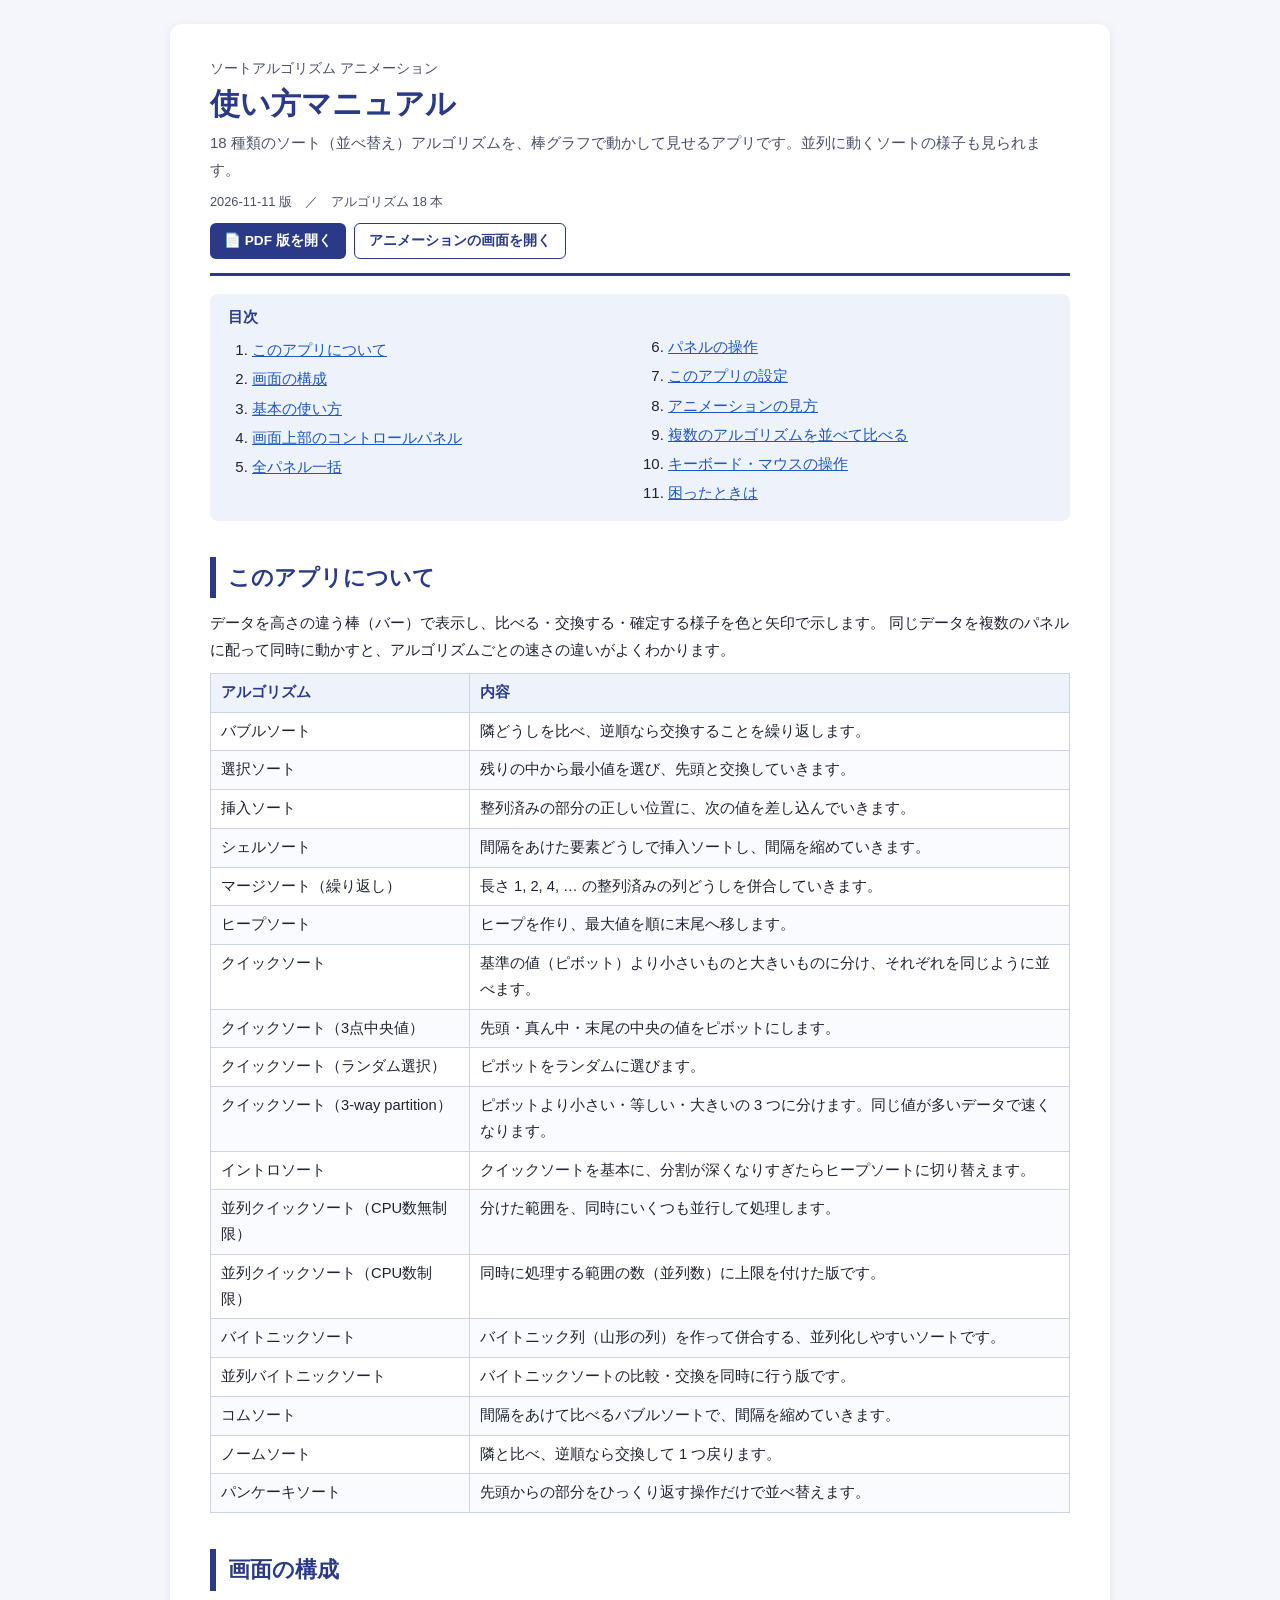
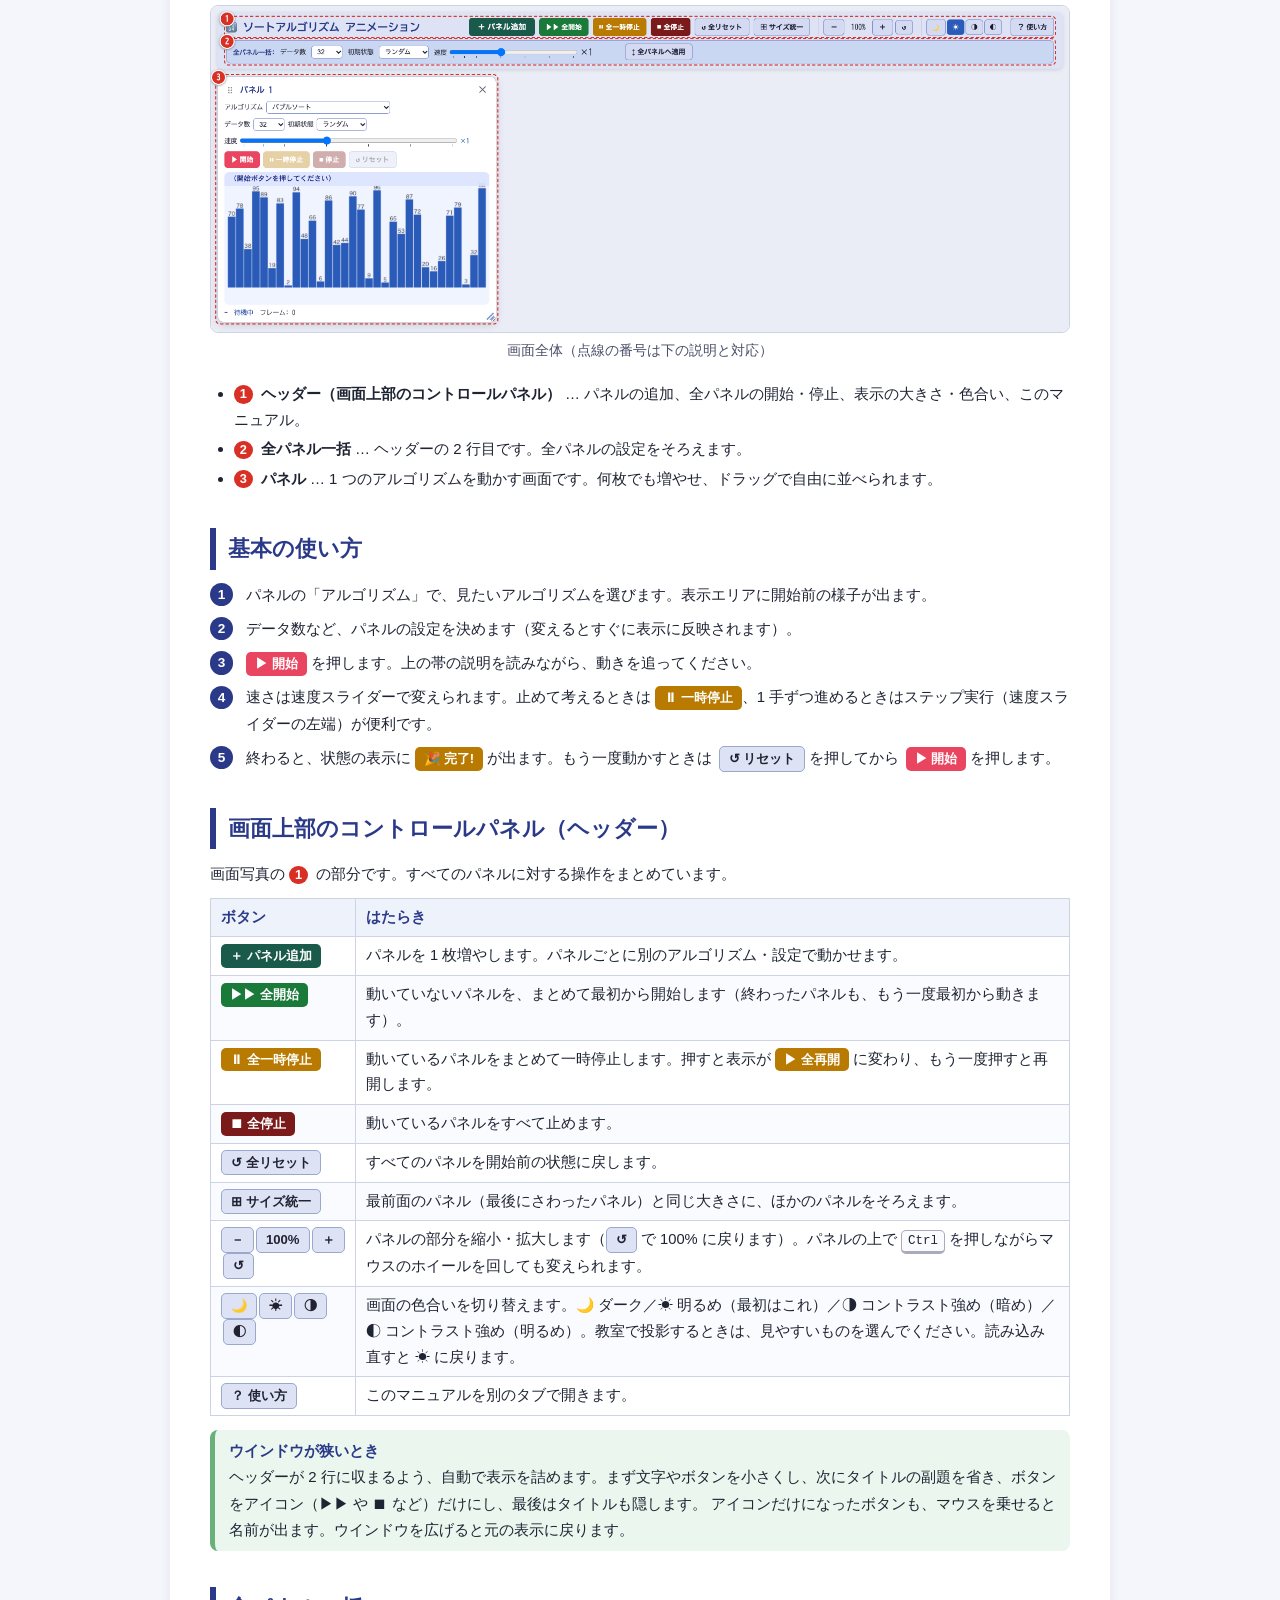
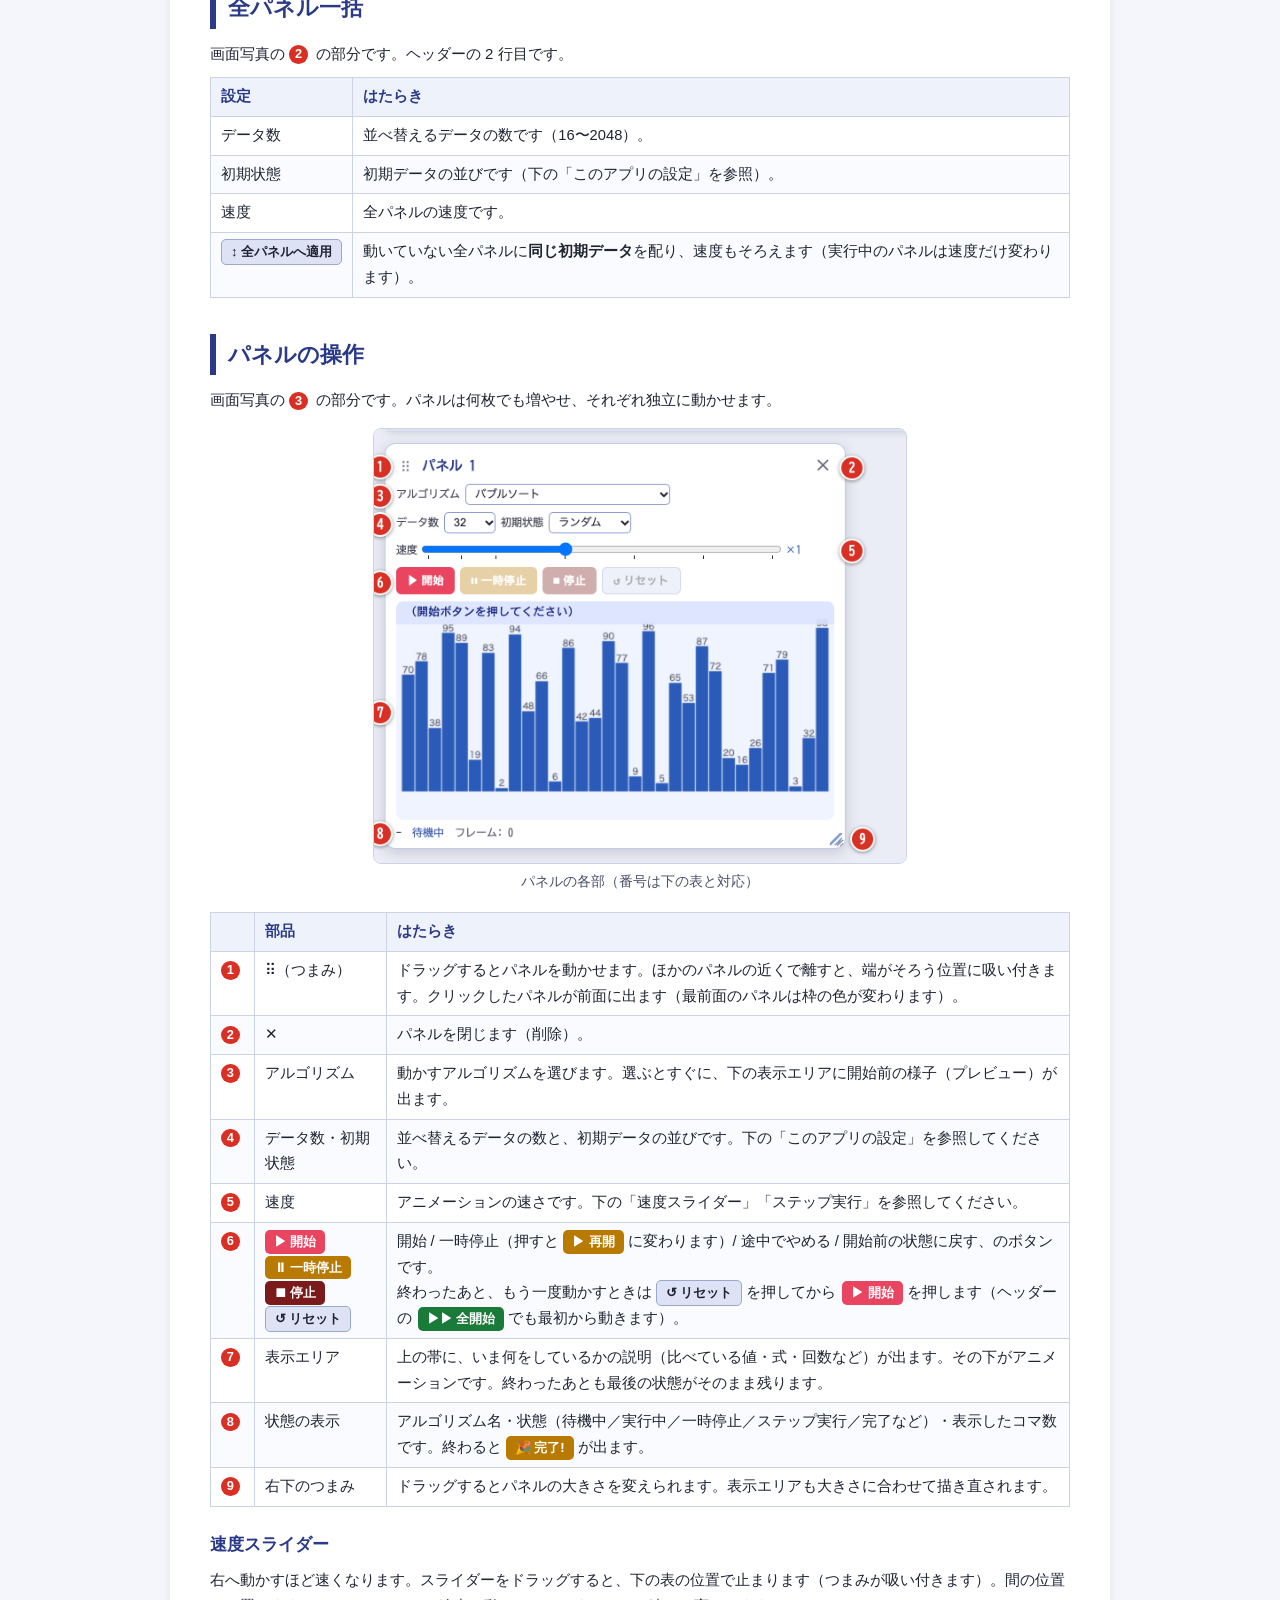
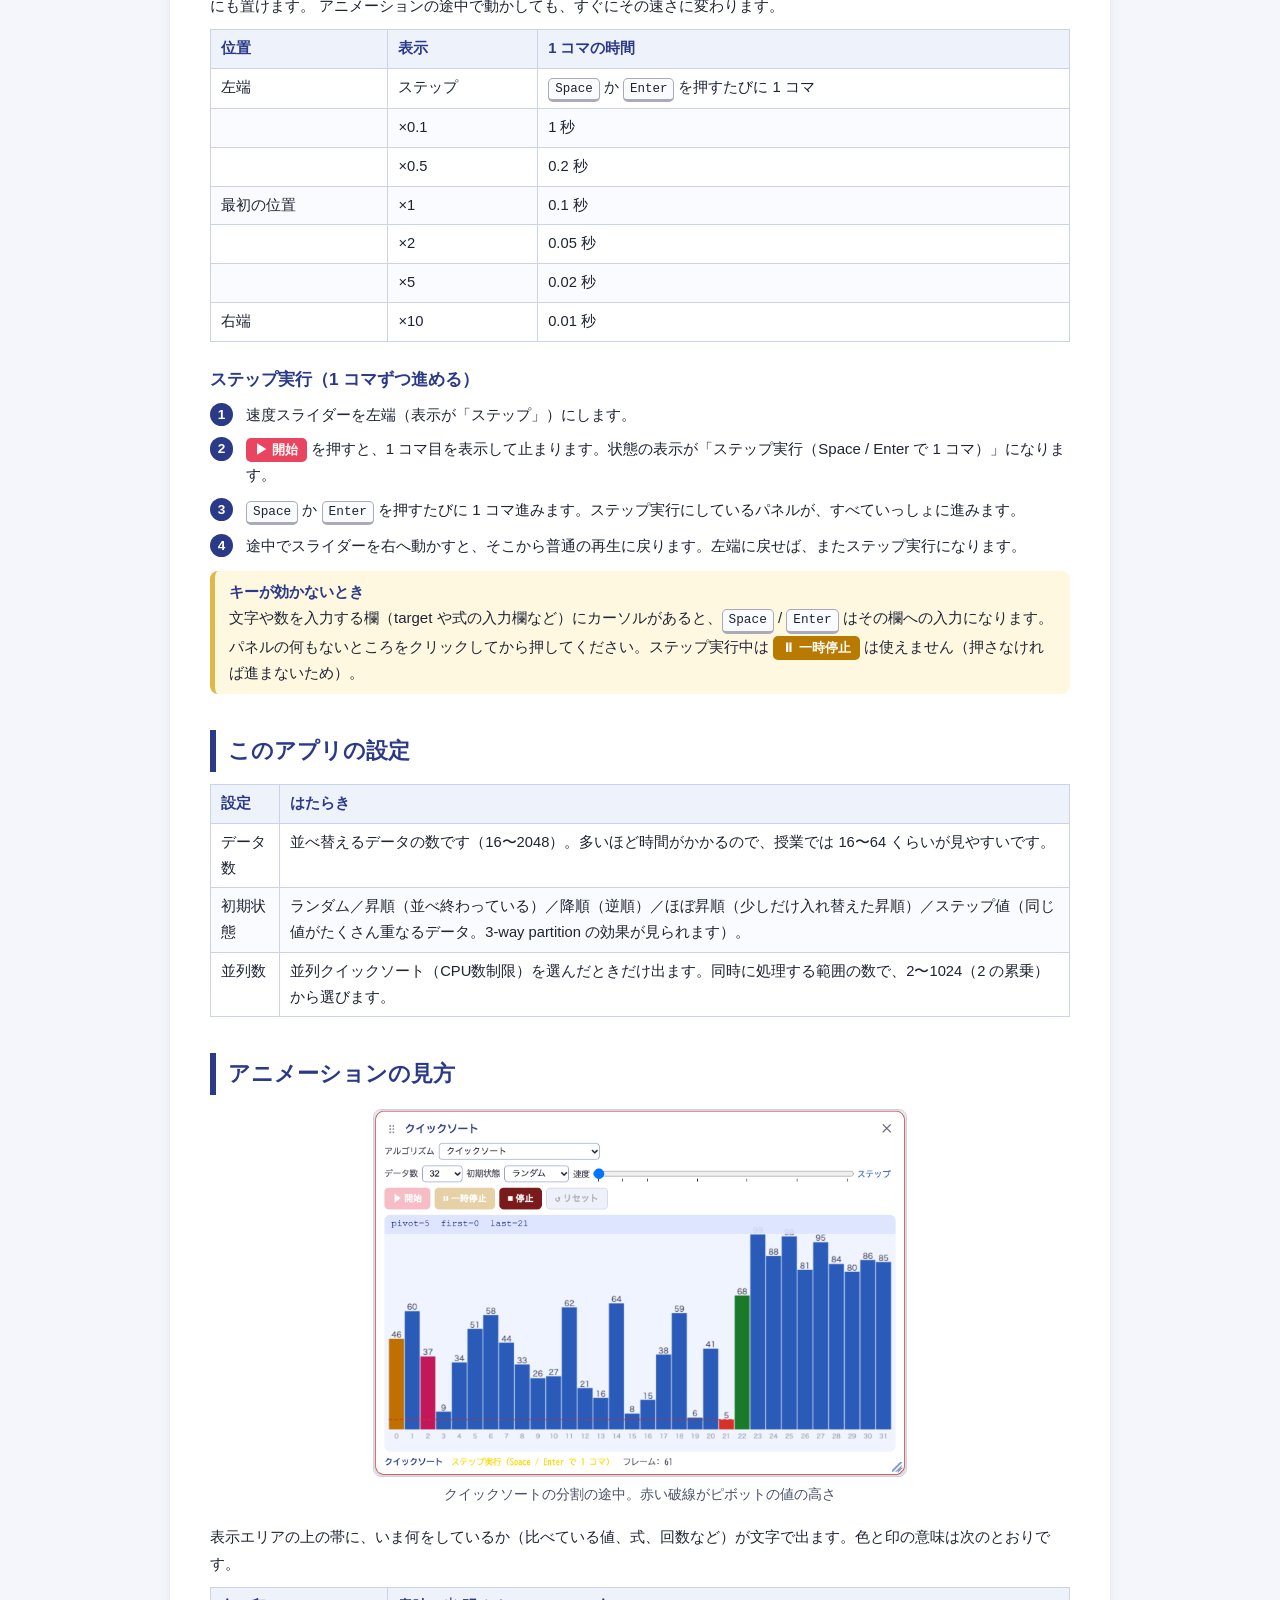
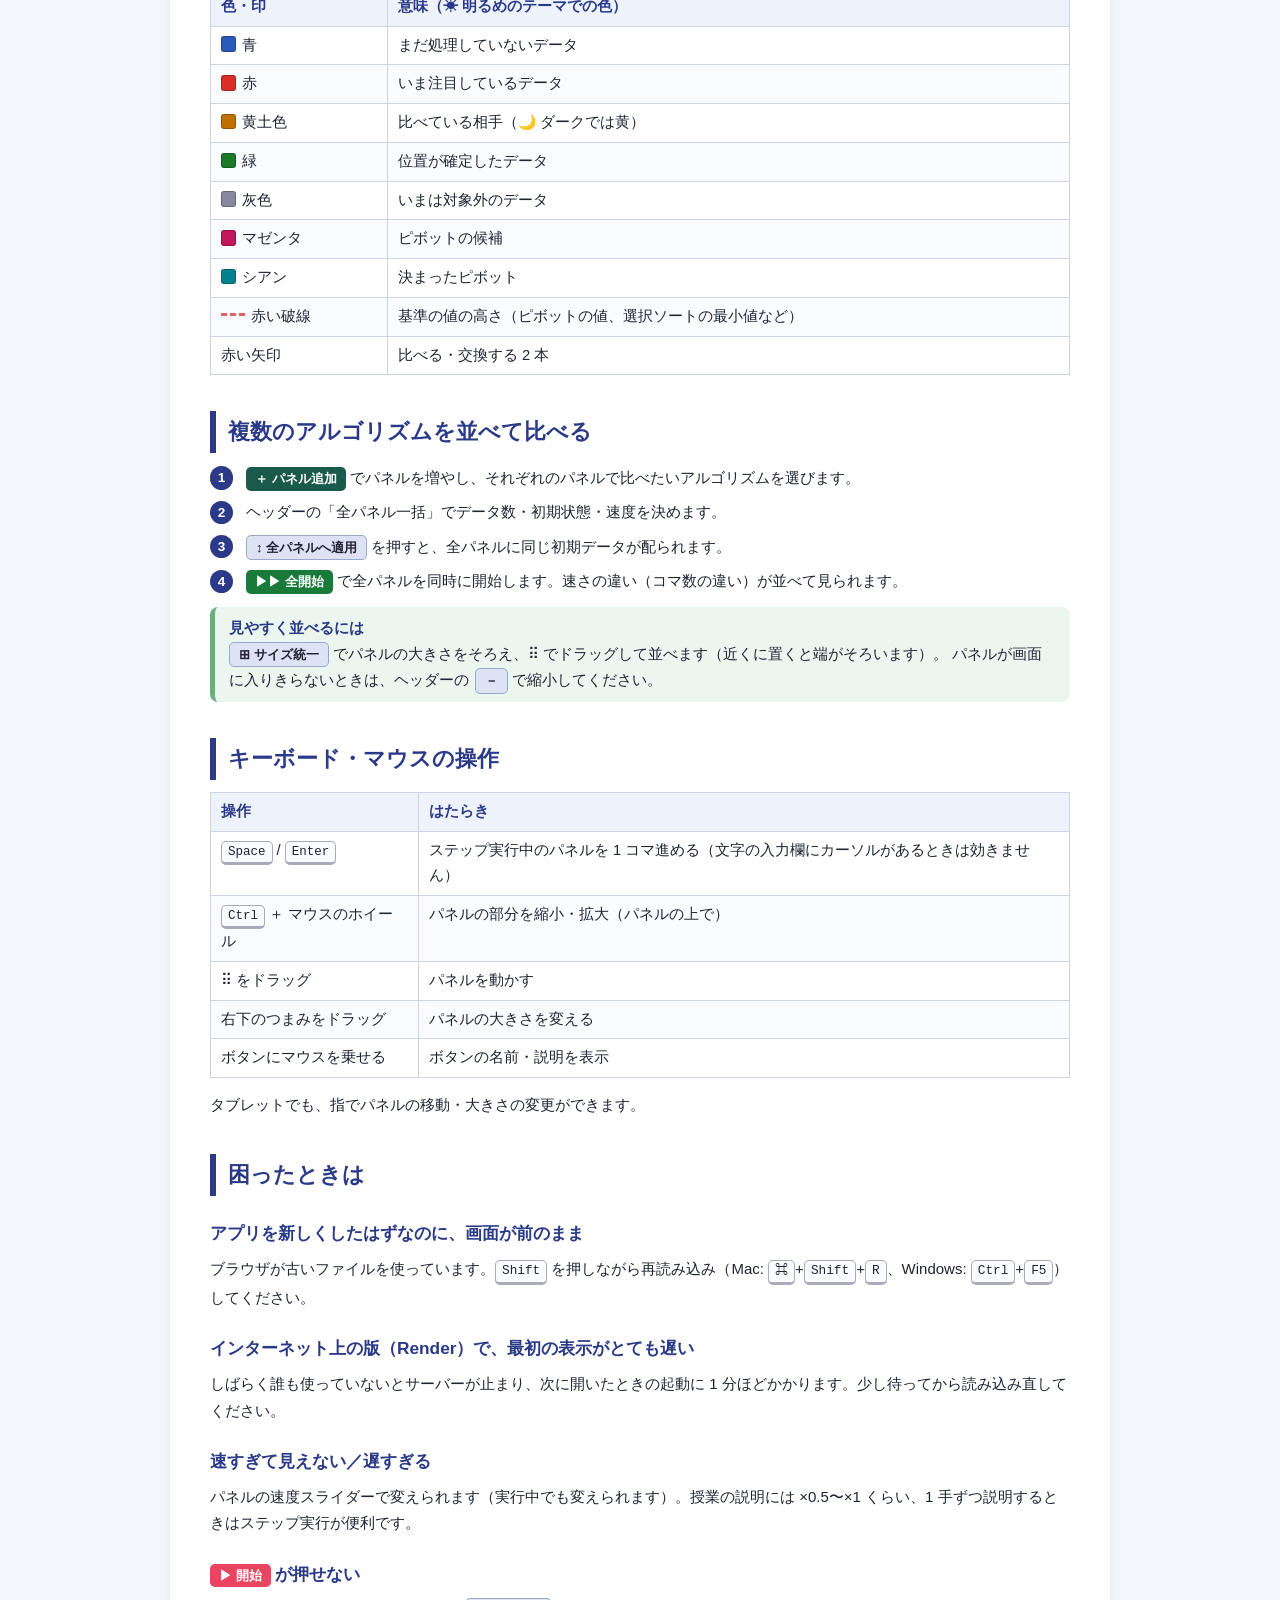
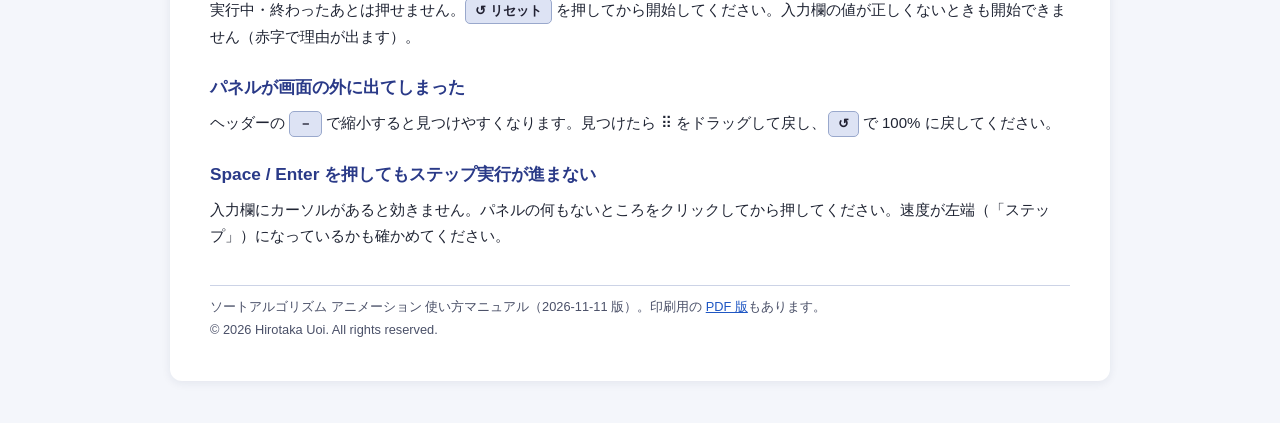
<file: static/manual.html>
<!DOCTYPE html>
<html lang="ja">
<head>
  <meta charset="UTF-8">
  <meta name="viewport" content="width=device-width, initial-scale=1.0">
  <title>使い方マニュアル – ソートアルゴリズム アニメーション</title>
  <link rel="stylesheet" href="/static/css/manual.css?v=1">
</head>
<body>
<div class="page">

<div class="cover">
  <p class="app">ソートアルゴリズム アニメーション</p>
  <h1>使い方マニュアル</h1>
  <p class="lead">18 種類のソート（並べ替え）アルゴリズムを、棒グラフで動かして見せるアプリです。並列に動くソートの様子も見られます。</p>
  <p class="meta">2026-11-11 版　／　アルゴリズム 18 本</p>
  <div class="links">
    <a href="/static/manual.pdf?v=1" target="_blank" rel="noopener">📄 PDF 版を開く</a>
    <a class="sub" href="/" target="_blank" rel="noopener">アニメーションの画面を開く</a>
  </div>
</div>

<nav class="toc"><b>目次</b><ol><li><a href="#about">このアプリについて</a></li><li><a href="#screen">画面の構成</a></li><li><a href="#basic">基本の使い方</a></li><li><a href="#header">画面上部のコントロールパネル</a></li><li><a href="#global">全パネル一括</a></li><li><a href="#panel">パネルの操作</a></li><li><a href="#settings">このアプリの設定</a></li><li><a href="#legend">アニメーションの見方</a></li><li><a href="#compare">複数のアルゴリズムを並べて比べる</a></li><li><a href="#keys">キーボード・マウスの操作</a></li><li><a href="#trouble">困ったときは</a></li></ol></nav>

<h2 id="about">このアプリについて</h2>
<p>データを高さの違う棒（バー）で表示し、比べる・交換する・確定する様子を色と矢印で示します。
同じデータを複数のパネルに配って同時に動かすと、アルゴリズムごとの速さの違いがよくわかります。</p>
<table><thead><tr><th>アルゴリズム</th><th>内容</th></tr></thead><tbody><tr><td>バブルソート</td><td>隣どうしを比べ、逆順なら交換することを繰り返します。</td></tr><tr><td>選択ソート</td><td>残りの中から最小値を選び、先頭と交換していきます。</td></tr><tr><td>挿入ソート</td><td>整列済みの部分の正しい位置に、次の値を差し込んでいきます。</td></tr><tr><td>シェルソート</td><td>間隔をあけた要素どうしで挿入ソートし、間隔を縮めていきます。</td></tr><tr><td>マージソート（繰り返し）</td><td>長さ 1, 2, 4, … の整列済みの列どうしを併合していきます。</td></tr><tr><td>ヒープソート</td><td>ヒープを作り、最大値を順に末尾へ移します。</td></tr><tr><td>クイックソート</td><td>基準の値（ピボット）より小さいものと大きいものに分け、それぞれを同じように並べます。</td></tr><tr><td>クイックソート（3点中央値）</td><td>先頭・真ん中・末尾の中央の値をピボットにします。</td></tr><tr><td>クイックソート（ランダム選択）</td><td>ピボットをランダムに選びます。</td></tr><tr><td>クイックソート（3-way partition）</td><td>ピボットより小さい・等しい・大きいの 3 つに分けます。同じ値が多いデータで速くなります。</td></tr><tr><td>イントロソート</td><td>クイックソートを基本に、分割が深くなりすぎたらヒープソートに切り替えます。</td></tr><tr><td>並列クイックソート（CPU数無制限）</td><td>分けた範囲を、同時にいくつも並行して処理します。</td></tr><tr><td>並列クイックソート（CPU数制限）</td><td>同時に処理する範囲の数（並列数）に上限を付けた版です。</td></tr><tr><td>バイトニックソート</td><td>バイトニック列（山形の列）を作って併合する、並列化しやすいソートです。</td></tr><tr><td>並列バイトニックソート</td><td>バイトニックソートの比較・交換を同時に行う版です。</td></tr><tr><td>コムソート</td><td>間隔をあけて比べるバブルソートで、間隔を縮めていきます。</td></tr><tr><td>ノームソート</td><td>隣と比べ、逆順なら交換して 1 つ戻ります。</td></tr><tr><td>パンケーキソート</td><td>先頭からの部分をひっくり返す操作だけで並べ替えます。</td></tr></tbody></table>

<h2 id="screen">画面の構成</h2>
<figure><img src="/static/manual/screen.png?v=1" alt="画面全体（点線の番号は下の説明と対応）" loading="eager"><figcaption>画面全体（点線の番号は下の説明と対応）</figcaption></figure>
<ul>
<li><span class="no">1</span> <b>ヘッダー（画面上部のコントロールパネル）</b> … パネルの追加、全パネルの開始・停止、表示の大きさ・色合い、このマニュアル。</li>
<li><span class="no">2</span> <b>全パネル一括</b> … ヘッダーの 2 行目です。全パネルの設定をそろえます。</li>
<li><span class="no">3</span> <b>パネル</b> … 1 つのアルゴリズムを動かす画面です。何枚でも増やせ、ドラッグで自由に並べられます。</li>
</ul>

<h2 id="basic">基本の使い方</h2>
<ol class="steps">
<li>パネルの「アルゴリズム」で、見たいアルゴリズムを選びます。表示エリアに開始前の様子が出ます。</li>
<li>データ数など、パネルの設定を決めます（変えるとすぐに表示に反映されます）。</li>
<li><span class="k primary">▶ 開始</span> を押します。上の帯の説明を読みながら、動きを追ってください。</li>
<li>速さは速度スライダーで変えられます。止めて考えるときは <span class="k warning">⏸ 一時停止</span>、1 手ずつ進めるときはステップ実行（速度スライダーの左端）が便利です。</li>
<li>終わると、状態の表示に <span class="k warning">🎉 完了!</span> が出ます。もう一度動かすときは <span class="k sec">↺ リセット</span> を押してから <span class="k primary">▶ 開始</span> を押します。</li>
</ol>


<h2 id="header">画面上部のコントロールパネル（ヘッダー）</h2>
<p>画面写真の <span class="no">1</span> の部分です。すべてのパネルに対する操作をまとめています。</p>
<table><thead><tr><th>ボタン</th><th>はたらき</th></tr></thead><tbody><tr><td><span class="k add">＋ パネル追加</span></td><td>パネルを 1 枚増やします。パネルごとに別のアルゴリズム・設定で動かせます。</td></tr><tr><td><span class="k success">▶▶ 全開始</span></td><td>動いていないパネルを、まとめて最初から開始します（終わったパネルも、もう一度最初から動きます）。</td></tr><tr><td><span class="k warning">⏸ 全一時停止</span></td><td>動いているパネルをまとめて一時停止します。押すと表示が <span class="k warning">▶ 全再開</span> に変わり、もう一度押すと再開します。</td></tr><tr><td><span class="k danger">⏹ 全停止</span></td><td>動いているパネルをすべて止めます。</td></tr><tr><td><span class="k sec">↺ 全リセット</span></td><td>すべてのパネルを開始前の状態に戻します。</td></tr><tr><td><span class="k sec">⊞ サイズ統一</span></td><td>最前面のパネル（最後にさわったパネル）と同じ大きさに、ほかのパネルをそろえます。</td></tr><tr><td><span class="k sec">－</span><span class="k sec">100%</span><span class="k sec">＋</span><span class="k sec">↺</span></td><td>パネルの部分を縮小・拡大します（<span class="k sec">↺</span> で 100% に戻ります）。パネルの上で <kbd>Ctrl</kbd> を押しながらマウスのホイールを回しても変えられます。</td></tr><tr><td><span class="k sec">🌙</span><span class="k sec">☀</span><span class="k sec">◑</span><span class="k sec">◐</span></td><td>画面の色合いを切り替えます。🌙 ダーク／☀ 明るめ（最初はこれ）／◑ コントラスト強め（暗め）／◐ コントラスト強め（明るめ）。教室で投影するときは、見やすいものを選んでください。読み込み直すと ☀ に戻ります。</td></tr><tr><td><span class="k sec">？ 使い方</span></td><td>このマニュアルを別のタブで開きます。</td></tr></tbody></table>
<div class="tip"><b>ウインドウが狭いとき</b><br>
ヘッダーが 2 行に収まるよう、自動で表示を詰めます。まず文字やボタンを小さくし、次にタイトルの副題を省き、ボタンをアイコン（▶▶ や ⏹ など）だけにし、最後はタイトルも隠します。
アイコンだけになったボタンも、マウスを乗せると名前が出ます。ウインドウを広げると元の表示に戻ります。</div>


<h2 id="global">全パネル一括</h2>
<p>画面写真の <span class="no">2</span> の部分です。ヘッダーの 2 行目です。</p>
<table><thead><tr><th>設定</th><th>はたらき</th></tr></thead><tbody><tr><td>データ数</td><td>並べ替えるデータの数です（16〜2048）。</td></tr><tr><td>初期状態</td><td>初期データの並びです（下の「このアプリの設定」を参照）。</td></tr><tr><td>速度</td><td>全パネルの速度です。</td></tr><tr><td><span class="k sec">↕ 全パネルへ適用</span></td><td>動いていない全パネルに<strong>同じ初期データ</strong>を配り、速度もそろえます（実行中のパネルは速度だけ変わります）。</td></tr></tbody></table>


<h2 id="panel">パネルの操作</h2>
<p>画面写真の <span class="no">3</span> の部分です。パネルは何枚でも増やせ、それぞれ独立に動かせます。</p>
<figure class="half"><img src="/static/manual/panel.png?v=1" alt="パネルの各部（番号は下の表と対応）" loading="eager"><figcaption>パネルの各部（番号は下の表と対応）</figcaption></figure>
<table><thead><tr><th></th><th>部品</th><th>はたらき</th></tr></thead><tbody><tr><td><span class="no">1</span></td><td>⠿（つまみ）</td><td>ドラッグするとパネルを動かせます。ほかのパネルの近くで離すと、端がそろう位置に吸い付きます。クリックしたパネルが前面に出ます（最前面のパネルは枠の色が変わります）。</td></tr><tr><td><span class="no">2</span></td><td>✕</td><td>パネルを閉じます（削除）。</td></tr><tr><td><span class="no">3</span></td><td>アルゴリズム</td><td>動かすアルゴリズムを選びます。選ぶとすぐに、下の表示エリアに開始前の様子（プレビュー）が出ます。</td></tr><tr><td><span class="no">4</span></td><td>データ数・初期状態</td><td>並べ替えるデータの数と、初期データの並びです。下の「このアプリの設定」を参照してください。</td></tr><tr><td><span class="no">5</span></td><td>速度</td><td>アニメーションの速さです。下の「速度スライダー」「ステップ実行」を参照してください。</td></tr><tr><td><span class="no">6</span></td><td><span class="k primary">▶ 開始</span><br><span class="k warning">⏸ 一時停止</span><br><span class="k danger">⏹ 停止</span><br><span class="k sec">↺ リセット</span></td><td>開始 / 一時停止（押すと <span class="k warning">▶ 再開</span> に変わります）/ 途中でやめる / 開始前の状態に戻す、のボタンです。<br>終わったあと、もう一度動かすときは <span class="k sec">↺ リセット</span> を押してから <span class="k primary">▶ 開始</span> を押します（ヘッダーの <span class="k success">▶▶ 全開始</span> でも最初から動きます）。</td></tr><tr><td><span class="no">7</span></td><td>表示エリア</td><td>上の帯に、いま何をしているかの説明（比べている値・式・回数など）が出ます。その下がアニメーションです。終わったあとも最後の状態がそのまま残ります。</td></tr><tr><td><span class="no">8</span></td><td>状態の表示</td><td>アルゴリズム名・状態（待機中／実行中／一時停止／ステップ実行／完了など）・表示したコマ数です。終わると <span class="k warning">🎉 完了!</span> が出ます。</td></tr><tr><td><span class="no">9</span></td><td>右下のつまみ</td><td>ドラッグするとパネルの大きさを変えられます。表示エリアも大きさに合わせて描き直されます。</td></tr></tbody></table>

<h3 id="speed">速度スライダー</h3>
<p>右へ動かすほど速くなります。スライダーをドラッグすると、下の表の位置で止まります（つまみが吸い付きます）。間の位置にも置けます。
アニメーションの途中で動かしても、すぐにその速さに変わります。</p>
<table><thead><tr><th>位置</th><th>表示</th><th>1 コマの時間</th></tr></thead><tbody><tr><td>左端</td><td>ステップ</td><td><kbd>Space</kbd> か <kbd>Enter</kbd> を押すたびに 1 コマ</td></tr><tr><td></td><td>×0.1</td><td>1 秒</td></tr><tr><td></td><td>×0.5</td><td>0.2 秒</td></tr><tr><td>最初の位置</td><td>×1</td><td>0.1 秒</td></tr><tr><td></td><td>×2</td><td>0.05 秒</td></tr><tr><td></td><td>×5</td><td>0.02 秒</td></tr><tr><td>右端</td><td>×10</td><td>0.01 秒</td></tr></tbody></table>
<h3 id="step">ステップ実行（1 コマずつ進める）</h3>
<ol class="steps">
<li>速度スライダーを左端（表示が「ステップ」）にします。</li>
<li><span class="k primary">▶ 開始</span> を押すと、1 コマ目を表示して止まります。状態の表示が「ステップ実行（Space / Enter で 1 コマ）」になります。</li>
<li><kbd>Space</kbd> か <kbd>Enter</kbd> を押すたびに 1 コマ進みます。ステップ実行にしているパネルが、すべていっしょに進みます。</li>
<li>途中でスライダーを右へ動かすと、そこから普通の再生に戻ります。左端に戻せば、またステップ実行になります。</li>
</ol>
<div class="note"><b>キーが効かないとき</b><br>
文字や数を入力する欄（target や式の入力欄など）にカーソルがあると、<kbd>Space</kbd> / <kbd>Enter</kbd> はその欄への入力になります。
パネルの何もないところをクリックしてから押してください。ステップ実行中は <span class="k warning">⏸ 一時停止</span> は使えません（押さなければ進まないため）。</div>




<h2 id="settings">このアプリの設定</h2>
<table><thead><tr><th>設定</th><th>はたらき</th></tr></thead><tbody><tr><td>データ数</td><td>並べ替えるデータの数です（16〜2048）。多いほど時間がかかるので、授業では 16〜64 くらいが見やすいです。</td></tr><tr><td>初期状態</td><td>ランダム／昇順（並べ終わっている）／降順（逆順）／ほぼ昇順（少しだけ入れ替えた昇順）／ステップ値（同じ値がたくさん重なるデータ。3-way partition の効果が見られます）。</td></tr><tr><td>並列数</td><td>並列クイックソート（CPU数制限）を選んだときだけ出ます。同時に処理する範囲の数で、2〜1024（2 の累乗）から選びます。</td></tr></tbody></table>


<h2 id="legend">アニメーションの見方</h2>
<figure class="half"><img src="/static/manual/running.png?v=1" alt="クイックソートの分割の途中。赤い破線がピボットの値の高さ" loading="eager"><figcaption>クイックソートの分割の途中。赤い破線がピボットの値の高さ</figcaption></figure>
<p>表示エリアの上の帯に、いま何をしているか（比べている値、式、回数など）が文字で出ます。色と印の意味は次のとおりです。</p>
<table><thead><tr><th>色・印</th><th>意味（☀ 明るめのテーマでの色）</th></tr></thead><tbody><tr><td><span class="sw" style="background:#2a5bb8"></span>青</td><td>まだ処理していないデータ</td></tr><tr><td><span class="sw" style="background:#d93025"></span>赤</td><td>いま注目しているデータ</td></tr><tr><td><span class="sw" style="background:#c07000"></span>黄土色</td><td>比べている相手（🌙 ダークでは黄）</td></tr><tr><td><span class="sw" style="background:#1a7a2a"></span>緑</td><td>位置が確定したデータ</td></tr><tr><td><span class="sw" style="background:#8888a0"></span>灰色</td><td>いまは対象外のデータ</td></tr><tr><td><span class="sw" style="background:#c2185b"></span>マゼンタ</td><td>ピボットの候補</td></tr><tr><td><span class="sw" style="background:#00838f"></span>シアン</td><td>決まったピボット</td></tr><tr><td><span class="sw line" style="border-top-color:#e06060"></span>赤い破線</td><td>基準の値の高さ（ピボットの値、選択ソートの最小値など）</td></tr><tr><td>赤い矢印</td><td>比べる・交換する 2 本</td></tr></tbody></table>


<h2 id="compare">複数のアルゴリズムを並べて比べる</h2>
<ol class="steps">
<li><span class="k add">＋ パネル追加</span> でパネルを増やし、それぞれのパネルで比べたいアルゴリズムを選びます。</li>
<li>ヘッダーの「全パネル一括」でデータ数・初期状態・速度を決めます。</li>
<li><span class="k sec">↕ 全パネルへ適用</span> を押すと、全パネルに同じ初期データが配られます。</li>
<li><span class="k success">▶▶ 全開始</span> で全パネルを同時に開始します。速さの違い（コマ数の違い）が並べて見られます。</li>
</ol>
<div class="tip"><b>見やすく並べるには</b><br>
<span class="k sec">⊞ サイズ統一</span> でパネルの大きさをそろえ、⠿ でドラッグして並べます（近くに置くと端がそろいます）。
パネルが画面に入りきらないときは、ヘッダーの <span class="k sec">－</span> で縮小してください。</div>


<h2 id="keys">キーボード・マウスの操作</h2>
<table><thead><tr><th>操作</th><th>はたらき</th></tr></thead><tbody><tr><td><kbd>Space</kbd> / <kbd>Enter</kbd></td><td>ステップ実行中のパネルを 1 コマ進める（文字の入力欄にカーソルがあるときは効きません）</td></tr><tr><td><kbd>Ctrl</kbd> ＋ マウスのホイール</td><td>パネルの部分を縮小・拡大（パネルの上で）</td></tr><tr><td>⠿ をドラッグ</td><td>パネルを動かす</td></tr><tr><td>右下のつまみをドラッグ</td><td>パネルの大きさを変える</td></tr><tr><td>ボタンにマウスを乗せる</td><td>ボタンの名前・説明を表示</td></tr></tbody></table>
<p>タブレットでも、指でパネルの移動・大きさの変更ができます。</p>

<h2 id="trouble">困ったときは</h2><h3>アプリを新しくしたはずなのに、画面が前のまま</h3><p>ブラウザが古いファイルを使っています。<kbd>Shift</kbd> を押しながら再読み込み（Mac: <kbd>⌘</kbd>+<kbd>Shift</kbd>+<kbd>R</kbd>、Windows: <kbd>Ctrl</kbd>+<kbd>F5</kbd>）してください。</p><h3>インターネット上の版（Render）で、最初の表示がとても遅い</h3><p>しばらく誰も使っていないとサーバーが止まり、次に開いたときの起動に 1 分ほどかかります。少し待ってから読み込み直してください。</p><h3>速すぎて見えない／遅すぎる</h3><p>パネルの速度スライダーで変えられます（実行中でも変えられます）。授業の説明には ×0.5〜×1 くらい、1 手ずつ説明するときはステップ実行が便利です。</p><h3><span class="k primary">▶ 開始</span> が押せない</h3><p>実行中・終わったあとは押せません。<span class="k sec">↺ リセット</span> を押してから開始してください。入力欄の値が正しくないときも開始できません（赤字で理由が出ます）。</p><h3>パネルが画面の外に出てしまった</h3><p>ヘッダーの <span class="k sec">－</span> で縮小すると見つけやすくなります。見つけたら ⠿ をドラッグして戻し、<span class="k sec">↺</span> で 100% に戻してください。</p><h3>Space / Enter を押してもステップ実行が進まない</h3><p>入力欄にカーソルがあると効きません。パネルの何もないところをクリックしてから押してください。速度が左端（「ステップ」）になっているかも確かめてください。</p>

<div class="footer">
  ソートアルゴリズム アニメーション 使い方マニュアル（2026-11-11 版）。<span class="no-print">印刷用の <a href="/static/manual.pdf?v=1" target="_blank" rel="noopener">PDF 版</a>もあります。</span><br>
  © 2026 Hirotaka Uoi. All rights reserved.
</div>

</div>
</body>
</html>
</file>
<file: static/css/manual.css>
/* ===== 使い方マニュアル（4 アプリ共通。中身は 4 アプリで同じにする） =====
   画面でも印刷（PDF）でも読みやすいよう、白地の 1 段組にしている */

:root {
  --ink:       #1f2433;
  --ink-soft:  #4a5068;
  --head:      #2a3a88;
  --accent:    #d93025;
  --line:      #ccd3e6;
  --band:      #eef2fb;
  --note-bg:   #fff8e1;
  --note-line: #e0b84a;
  --tip-bg:    #eaf6ee;
  --tip-line:  #6ab07a;
}

*, *::before, *::after { box-sizing: border-box; }

html { -webkit-text-size-adjust: 100%; }
body {
  margin: 0;
  padding: 24px 16px 48px;
  background: #f4f6fb;
  color: var(--ink);
  font-family: "BIZ UDGothic", "BIZ UDPGothic", "Noto Sans JP", "Hiragino Kaku Gothic ProN", sans-serif;
  font-size: 15px;
  line-height: 1.75;
}

.page {
  max-width: 940px;
  margin: 0 auto;
  background: #fff;
  border-radius: 12px;
  box-shadow: 0 2px 10px rgba(30, 40, 80, .08);
  padding: 32px 40px 40px;
}

/* ---- 表紙・見出し ---- */
.cover { border-bottom: 3px solid var(--head); padding-bottom: 14px; margin-bottom: 18px; }
.cover .app { font-size: .9rem; color: var(--ink-soft); margin: 0; }
.cover h1 { font-size: 1.9rem; color: var(--head); margin: 2px 0 6px; line-height: 1.35; }
.cover .lead { margin: 0; color: var(--ink-soft); }
.cover .meta { font-size: .8rem; color: var(--ink-soft); margin-top: 8px; }

.links { display: flex; flex-wrap: wrap; gap: 8px; margin: 10px 0 0; }
.links a {
  display: inline-flex; align-items: center; gap: 6px;
  padding: 5px 14px; border-radius: 6px;
  background: var(--head); color: #fff; text-decoration: none; font-weight: bold; font-size: .85rem;
}
.links a.sub { background: #fff; color: var(--head); border: 1px solid var(--head); }

h2 {
  font-size: 1.35rem; color: var(--head);
  border-left: 6px solid var(--head); padding: 2px 0 2px 12px;
  margin: 36px 0 12px;
}
h3 { font-size: 1.08rem; color: var(--head); margin: 22px 0 8px; }
p { margin: 8px 0; }
ul, ol { margin: 8px 0; padding-left: 1.6em; }
li { margin: 3px 0; }
a { color: #1f57c3; }
code, kbd, .mono { font-family: "BIZ UDGothic", ui-monospace, "SF Mono", Menlo, monospace; }
code { background: var(--band); border-radius: 4px; padding: 1px 5px; font-size: .9em; }
kbd {
  display: inline-block; min-width: 1.6em; text-align: center;
  padding: 0 6px; border: 1px solid #aab; border-bottom-width: 3px; border-radius: 5px;
  background: #fafbff; font-size: .85em; line-height: 1.6;
}

/* ---- 目次 ---- */
.toc { background: var(--band); border-radius: 8px; padding: 10px 18px; margin: 16px 0 6px; }
.toc b { color: var(--head); }
.toc ol { columns: 2; column-gap: 32px; margin: 4px 0; }

/* ---- 表 ---- */
table { width: 100%; border-collapse: collapse; margin: 10px 0 14px; font-size: .92rem; }
th, td { border: 1px solid var(--line); padding: 6px 10px; vertical-align: top; text-align: left; }
th { background: var(--band); color: var(--head); white-space: nowrap; }
tbody tr:nth-child(even) td { background: #fafbfe; }
td.c, th.c { text-align: center; }
td.nw, th.nw { white-space: nowrap; }

/* ---- 画面のボタンを模した表示 ---- */
.k {
  display: inline-flex; align-items: center; gap: 4px;
  padding: 2px 9px; border-radius: 5px;
  font-size: .82rem; font-weight: bold; line-height: 1.5; white-space: nowrap;
  color: #fff; background: #0f3460; vertical-align: baseline;
}
.k.add     { background: #1a5a4a; }
.k.success { background: #1a7a3a; }
.k.warning { background: #b87a00; }
.k.danger  { background: #7a1a1a; }
.k.primary { background: #e94560; }
.k.sec     { background: #dde3f4; color: #223; border: 1px solid #99a8cc; }
.k + .k { margin-left: 2px; }

/* ---- 色見本 ---- */
.sw {
  display: inline-block; width: 1.05em; height: 1.05em; border-radius: 3px;
  vertical-align: -0.15em; margin-right: 6px; border: 1px solid rgba(0,0,0,.25);
}
.sw.line { height: 0; border: 0; border-top: 3px dashed; width: 1.6em; vertical-align: .3em; border-radius: 0; }

/* ---- 番号（画面写真の丸印と対応） ---- */
.no {
  display: inline-flex; align-items: center; justify-content: center;
  width: 1.45em; height: 1.45em; border-radius: 50%;
  background: var(--accent); color: #fff; font-weight: bold; font-size: .8rem;
  margin-right: 4px; vertical-align: .05em;
}

/* ---- 図 ---- */
figure { margin: 14px 0 18px; }
figure img {
  display: block; max-width: 100%; height: auto; margin: 0 auto;
  border: 1px solid var(--line); border-radius: 8px;
}
figure.half img { max-width: 62%; }
figcaption { text-align: center; font-size: .85rem; color: var(--ink-soft); margin-top: 6px; }

/* ---- 囲み ---- */
.note, .tip { border-radius: 8px; padding: 8px 14px; margin: 12px 0; border-left: 5px solid; }
.note { background: var(--note-bg); border-color: var(--note-line); }
.tip  { background: var(--tip-bg);  border-color: var(--tip-line); }
.note b:first-child, .tip b:first-child { color: var(--head); }

.steps { counter-reset: st; list-style: none; padding-left: 0; }
.steps > li { counter-increment: st; position: relative; padding-left: 2.4em; margin: 8px 0; }
.steps > li::before {
  content: counter(st); position: absolute; left: 0; top: .1em;
  width: 1.7em; height: 1.7em; border-radius: 50%;
  background: var(--head); color: #fff; font-weight: bold; text-align: center; line-height: 1.7em; font-size: .85rem;
}

.footer { margin-top: 36px; padding-top: 10px; border-top: 1px solid var(--line); font-size: .8rem; color: var(--ink-soft); }

/* ---- 狭い画面 ---- */
@media (max-width: 640px) {
  body { padding: 0; font-size: 14.5px; }
  .page { border-radius: 0; padding: 20px 16px 32px; }
  .toc ol { columns: 1; }
  figure.half img { max-width: 100%; }
  table { font-size: .86rem; }
  th, td { padding: 5px 6px; }
}

/* ---- 印刷（PDF） ---- */
@page { size: A4; margin: 14mm 13mm 16mm; }
@media print {
  body { background: #fff; padding: 0; font-size: 10.5pt; line-height: 1.65; }
  .page { box-shadow: none; border-radius: 0; padding: 0; max-width: none; }
  .links, .no-print { display: none !important; }
  h2 { break-after: avoid; page-break-after: avoid; margin-top: 22px; }
  h3 { break-after: avoid; page-break-after: avoid; }
  /* 表は途中で改ページしてよい（表ごと次のページへ送ると大きな空白ができる）。行・図・囲みは分けない */
  figure, .note, .tip, tr { break-inside: avoid; page-break-inside: avoid; }
  thead { display: table-header-group; }
  a { color: inherit; text-decoration: none; }
  .k, .sw, .no, th, tbody tr:nth-child(even) td, .toc, .note, .tip, code {
    -webkit-print-color-adjust: exact; print-color-adjust: exact;
  }
  h2.page-break { break-before: page; page-break-before: always; }
}
</file>
